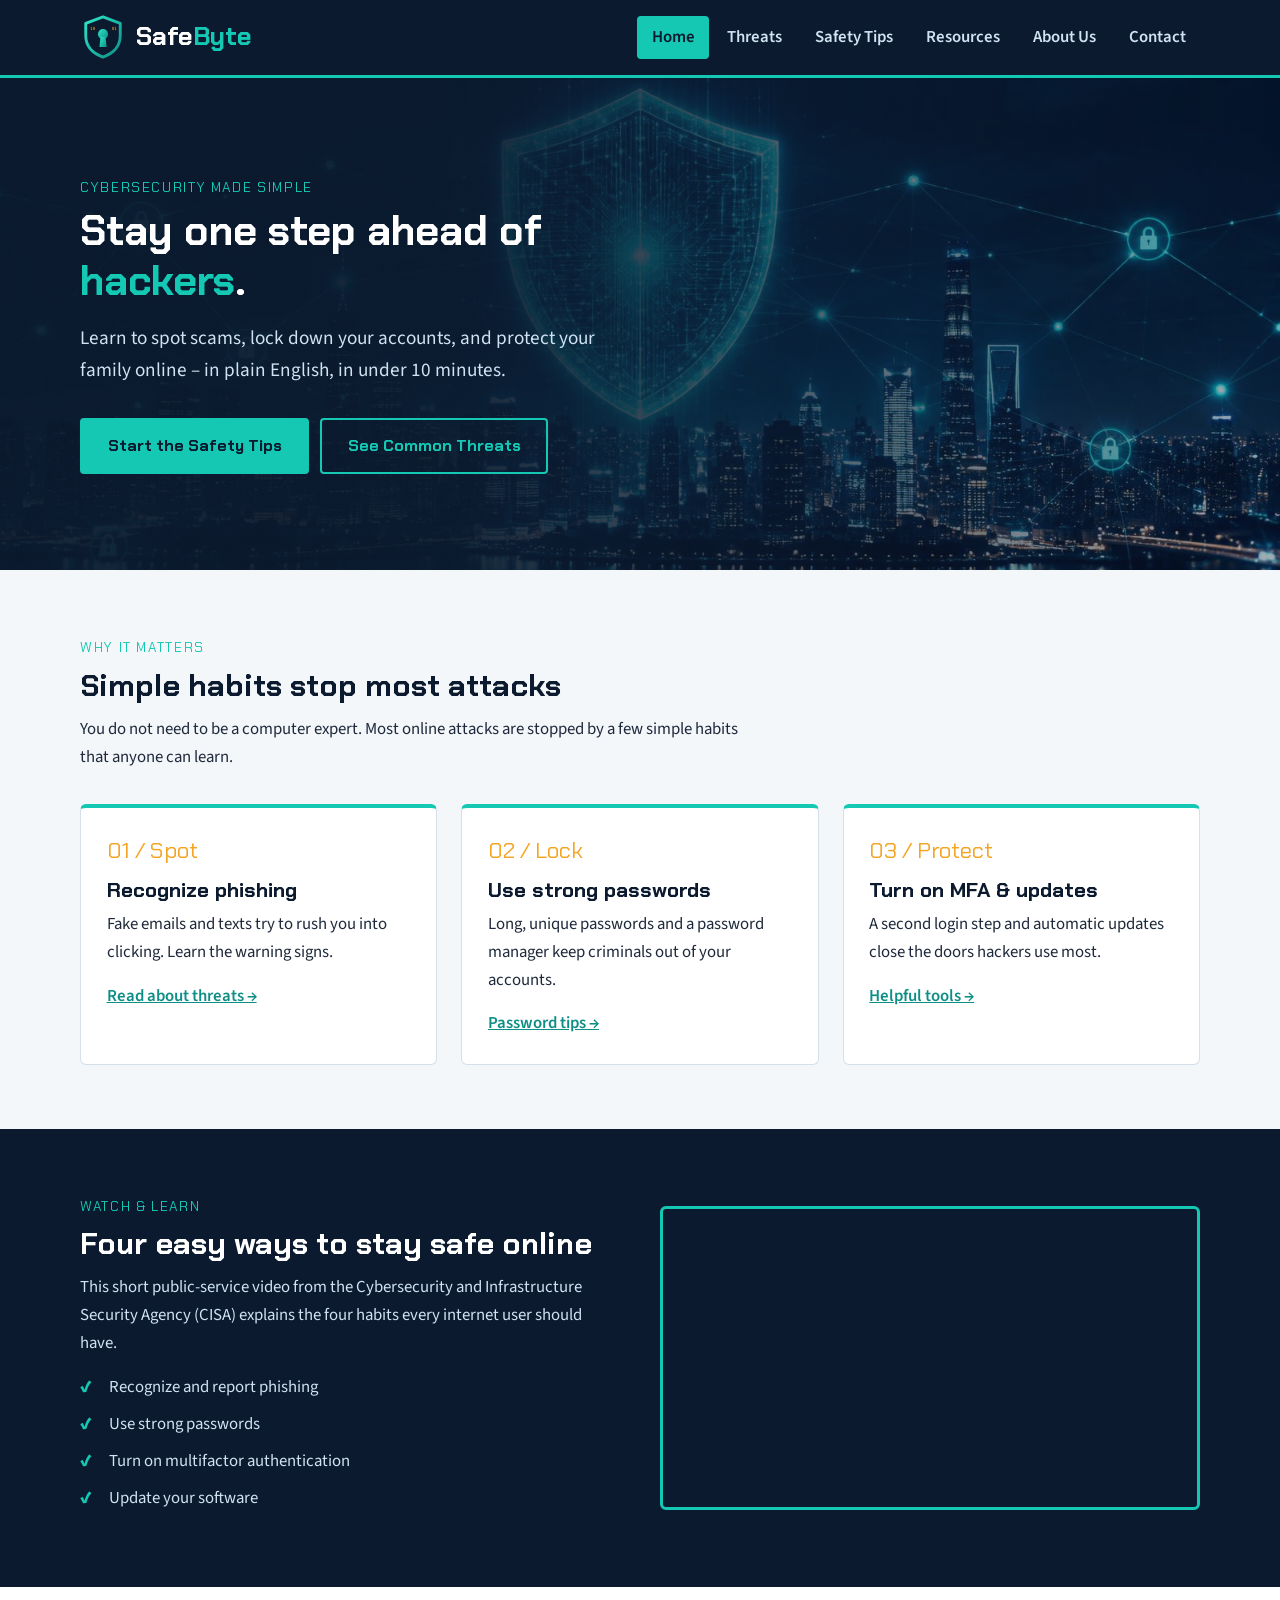
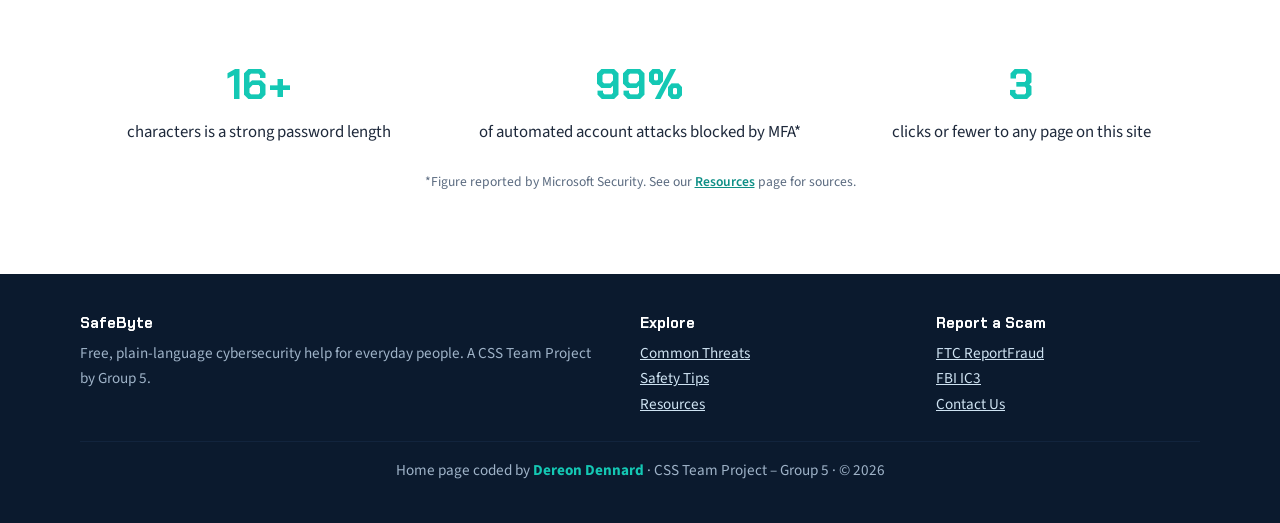
<file: index.html>
<!DOCTYPE html>
<html lang="en">
<head>
  <meta charset="UTF-8">
  <meta name="viewport" content="width=device-width, initial-scale=1.0">
  <meta name="description" content="SafeByte teaches everyday people how to spot scams, protect passwords, and stay safe online.">
  <meta name="author" content="CSS Team Project - Group 5">
  <title>Home | SafeByte Cybersecurity</title>
  <link rel="icon" href="images/favicon.svg" type="image/svg+xml">
  <link rel="preconnect" href="https://fonts.googleapis.com">
  <link rel="preconnect" href="https://fonts.gstatic.com" crossorigin>
  <link href="https://fonts.googleapis.com/css2?family=Chakra+Petch:wght@500;700&amp;family=Source+Sans+3:wght@400;600;700&amp;display=swap" rel="stylesheet">
  <!-- ALL formatting comes from this one external style sheet -->
  <link rel="stylesheet" href="css/styles.css">
</head>
<body>
  <header>
    <div class="wrapper">
      <a class="brand" href="index.html"><img src="images/logo.svg" alt="SafeByte shield logo" width="46" height="46"><span class="brand-name">Safe<span>Byte</span></span></a>
      <nav aria-label="Main navigation">
      <ul>
        <li><a href="index.html" class="current" aria-current="page">Home</a></li>
        <li><a href="threats.html">Threats</a></li>
        <li><a href="tips.html">Safety Tips</a></li>
        <li><a href="resources.html">Resources</a></li>
        <li><a href="about.html">About Us</a></li>
        <li><a href="contact.html">Contact</a></li>
      </ul>
      </nav>
    </div>
  </header>
  <main>

    <section class="hero">
      <div class="wrapper">
        <span class="tag">Cybersecurity made simple</span>
        <h1>Stay one step ahead of <em>hackers</em>.</h1>
        <p>Learn to spot scams, lock down your accounts, and protect your family online &ndash; in plain English, in under 10 minutes.</p>
        <a class="btn" href="tips.html">Start the Safety Tips</a>
        <a class="btn btn-outline" href="threats.html">See Common Threats</a>
      </div>
    </section>

    <section>
      <div class="wrapper">
        <div class="intro">
          <span class="tag">Why it matters</span>
          <h2>Simple habits stop most attacks</h2>
          <p>You do not need to be a computer expert. Most online attacks are stopped by a few simple habits that anyone can learn.</p>
        </div>
        <div class="three-col">
          <article class="card">
            <p class="icon">01 / Spot</p>
            <h3>Recognize phishing</h3>
            <p>Fake emails and texts try to rush you into clicking. Learn the warning signs.</p>
            <a href="threats.html">Read about threats &rarr;</a>
          </article>
          <article class="card">
            <p class="icon">02 / Lock</p>
            <h3>Use strong passwords</h3>
            <p>Long, unique passwords and a password manager keep criminals out of your accounts.</p>
            <a href="tips.html">Password tips &rarr;</a>
          </article>
          <article class="card">
            <p class="icon">03 / Protect</p>
            <h3>Turn on MFA &amp; updates</h3>
            <p>A second login step and automatic updates close the doors hackers use most.</p>
            <a href="resources.html">Helpful tools &rarr;</a>
          </article>
        </div>
      </div>
    </section>

    <section class="section-dark">
      <div class="wrapper split">
        <div>
          <span class="tag">Watch &amp; learn</span>
          <h2>Four easy ways to stay safe online</h2>
          <p>This short public-service video from the Cybersecurity and Infrastructure Security Agency (CISA) explains the four habits every internet user should have.</p>
          <ul class="check-list">
            <li>Recognize and report phishing</li>
            <li>Use strong passwords</li>
            <li>Turn on multifactor authentication</li>
            <li>Update your software</li>
          </ul>
        </div>
        <div class="video-box">
          <iframe src="https://www.youtube-nocookie.com/embed/fgd-osFId00" title="CISA: Four Easy Ways to Stay Safe Online" allow="accelerometer; encrypted-media; gyroscope; picture-in-picture" allowfullscreen loading="lazy"></iframe>
        </div>
      </div>
    </section>

    <section class="section-alt">
      <div class="wrapper">
        <div class="stats">
          <div class="stat"><strong>16+</strong>characters is a strong password length</div>
          <div class="stat"><strong>99%</strong>of automated account attacks blocked by MFA*</div>
          <div class="stat"><strong>3</strong>clicks or fewer to any page on this site</div>
        </div>
        <p class="note">*Figure reported by Microsoft Security. See our <a href="resources.html">Resources</a> page for sources.</p>
      </div>
    </section>
  </main>
  <footer>
    <div class="wrapper">
      <div class="footer-grid">
        <div>
          <h4>SafeByte</h4>
          <p>Free, plain-language cybersecurity help for everyday people. A CSS Team Project by Group 5.</p>
        </div>
        <div>
          <h4>Explore</h4>
          <ul>
            <li><a href="threats.html">Common Threats</a></li>
            <li><a href="tips.html">Safety Tips</a></li>
            <li><a href="resources.html">Resources</a></li>
          </ul>
        </div>
        <div>
          <h4>Report a Scam</h4>
          <ul>
            <li><a href="https://reportfraud.ftc.gov/" target="_blank" rel="noopener">FTC ReportFraud</a></li>
            <li><a href="https://www.ic3.gov/" target="_blank" rel="noopener">FBI IC3</a></li>
            <li><a href="contact.html">Contact Us</a></li>
          </ul>
        </div>
      </div>
      <p class="credit">Home page coded by <strong>Dereon Dennard</strong> &middot; CSS Team Project &ndash; Group 5 &middot; &copy; 2026</p>
    </div>
  </footer>
</body>
</html>
</file>
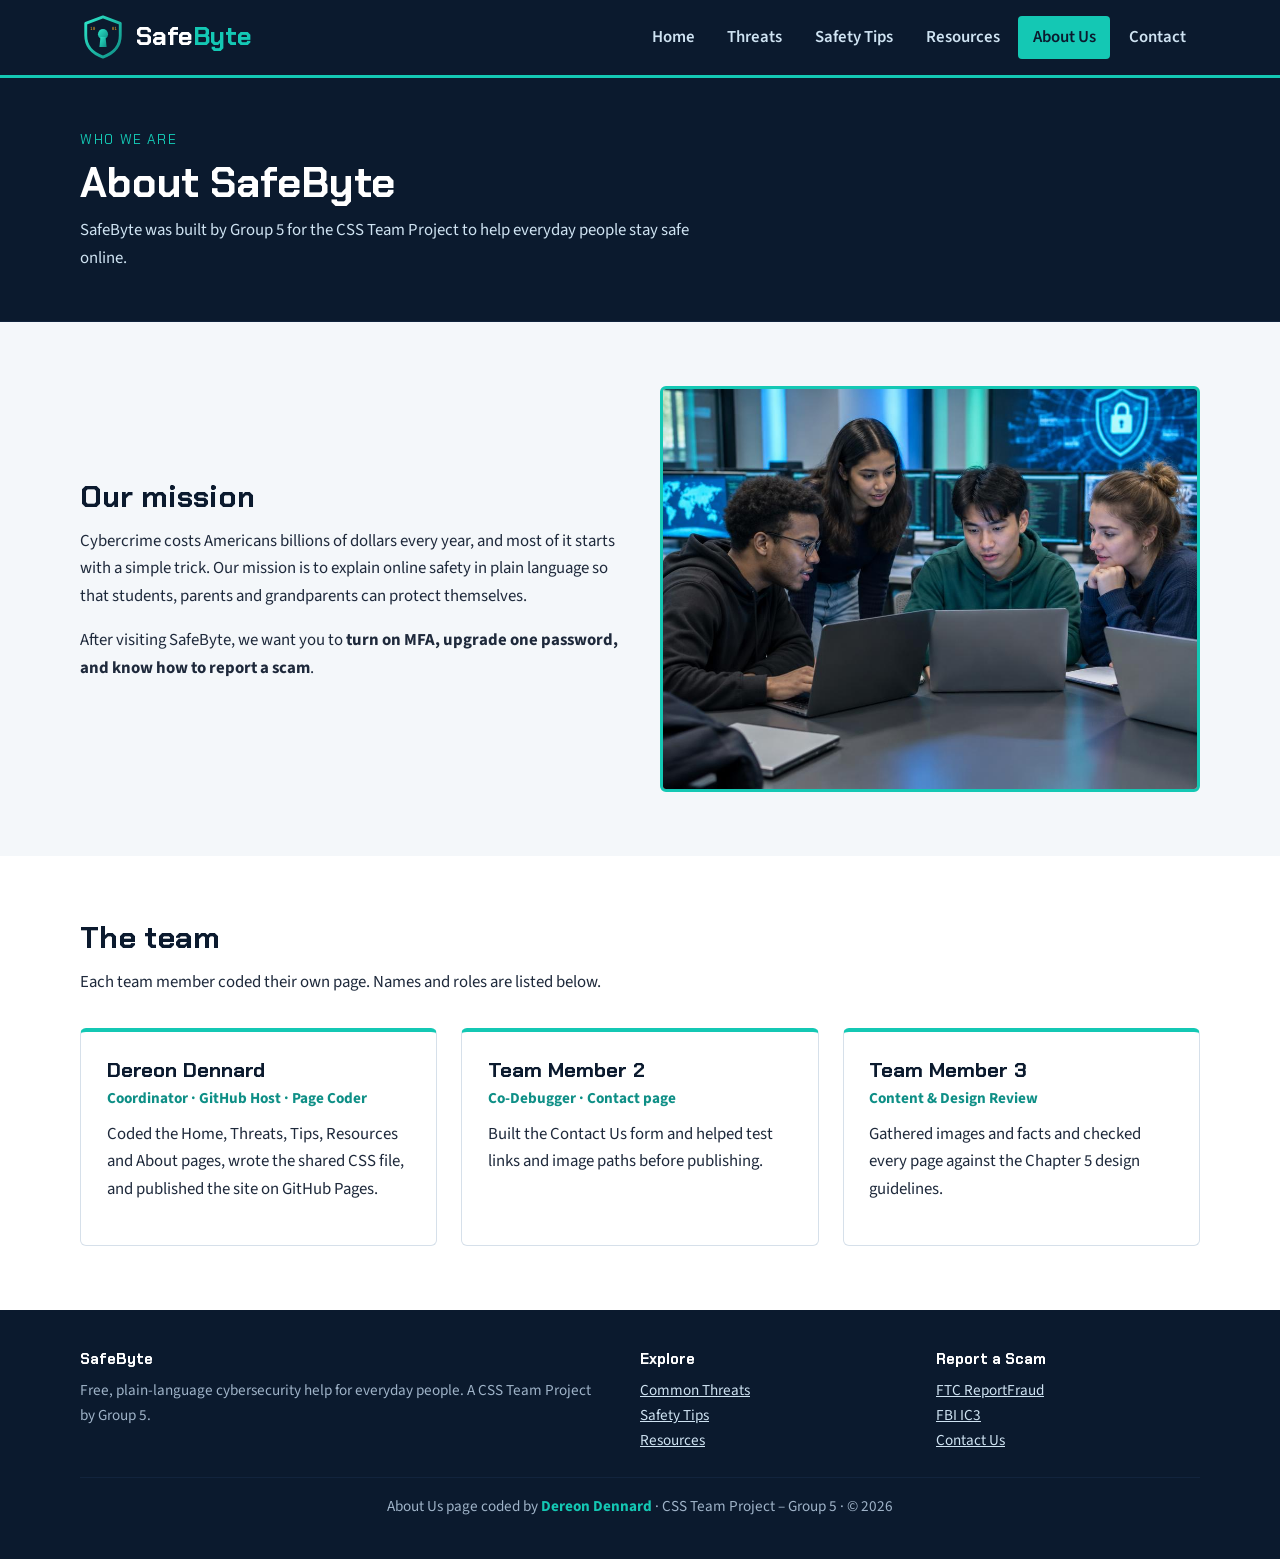
<file: about.html>
<!DOCTYPE html>
<html lang="en">
<head>
  <meta charset="UTF-8">
  <meta name="viewport" content="width=device-width, initial-scale=1.0">
  <meta name="description" content="Meet CSS Team Project Group 5, the team behind the SafeByte cybersecurity awareness website.">
  <meta name="author" content="CSS Team Project - Group 5">
  <title>About Us | SafeByte Cybersecurity</title>
  <link rel="icon" href="images/favicon.svg" type="image/svg+xml">
  <link rel="preconnect" href="https://fonts.googleapis.com">
  <link rel="preconnect" href="https://fonts.gstatic.com" crossorigin>
  <link href="https://fonts.googleapis.com/css2?family=Chakra+Petch:wght@500;700&amp;family=Source+Sans+3:wght@400;600;700&amp;display=swap" rel="stylesheet">
  <!-- ALL formatting comes from this one external style sheet -->
  <link rel="stylesheet" href="css/styles.css">
</head>
<body>
  <header>
    <div class="wrapper">
      <a class="brand" href="index.html"><img src="images/logo.svg" alt="SafeByte shield logo" width="46" height="46"><span class="brand-name">Safe<span>Byte</span></span></a>
      <nav aria-label="Main navigation">
      <ul>
        <li><a href="index.html">Home</a></li>
        <li><a href="threats.html">Threats</a></li>
        <li><a href="tips.html">Safety Tips</a></li>
        <li><a href="resources.html">Resources</a></li>
        <li><a href="about.html" class="current" aria-current="page">About Us</a></li>
        <li><a href="contact.html">Contact</a></li>
      </ul>
      </nav>
    </div>
  </header>
  <main>

    <section class="page-banner">
      <div class="wrapper">
        <span class="tag">Who we are</span>
        <h1>About SafeByte</h1>
        <p>SafeByte was built by Group 5 for the CSS Team Project to help everyday people stay safe online.</p>
      </div>
    </section>

    <section>
      <div class="wrapper split">
        <article>
          <h2>Our mission</h2>
          <p>Cybercrime costs Americans billions of dollars every year, and most of it starts with a simple trick. Our mission is to explain online safety in plain language so that students, parents and grandparents can protect themselves.</p>
          <p>After visiting SafeByte, we want you to <strong>turn on MFA, upgrade one password, and know how to report a scam</strong>.</p>
        </article>
        <div class="figure-frame">
          <img src="images/team.jpg" alt="Four students working together on laptops in a computer lab" width="1024" height="768" loading="lazy">
        </div>
      </div>
    </section>

    <section class="section-alt">
      <div class="wrapper">
        <h2>The team</h2>
        <p class="intro">Each team member coded their own page. Names and roles are listed below.</p>
        <div class="three-col">
          <article class="card team-member">
            <h3>Dereon Dennard</h3>
            <p class="role">Coordinator &middot; GitHub Host &middot; Page Coder</p>
            <p>Coded the Home, Threats, Tips, Resources and About pages, wrote the shared CSS file, and published the site on GitHub Pages.</p>
          </article>
          <article class="card team-member">
            <h3>Team Member 2</h3>
            <p class="role">Co-Debugger &middot; Contact page</p>
            <p>Built the Contact Us form and helped test links and image paths before publishing.</p>
          </article>
          <article class="card team-member">
            <h3>Team Member 3</h3>
            <p class="role">Content &amp; Design Review</p>
            <p>Gathered images and facts and checked every page against the Chapter 5 design guidelines.</p>
          </article>
        </div>
      </div>
    </section>
  </main>
  <footer>
    <div class="wrapper">
      <div class="footer-grid">
        <div>
          <h4>SafeByte</h4>
          <p>Free, plain-language cybersecurity help for everyday people. A CSS Team Project by Group 5.</p>
        </div>
        <div>
          <h4>Explore</h4>
          <ul>
            <li><a href="threats.html">Common Threats</a></li>
            <li><a href="tips.html">Safety Tips</a></li>
            <li><a href="resources.html">Resources</a></li>
          </ul>
        </div>
        <div>
          <h4>Report a Scam</h4>
          <ul>
            <li><a href="https://reportfraud.ftc.gov/" target="_blank" rel="noopener">FTC ReportFraud</a></li>
            <li><a href="https://www.ic3.gov/" target="_blank" rel="noopener">FBI IC3</a></li>
            <li><a href="contact.html">Contact Us</a></li>
          </ul>
        </div>
      </div>
      <p class="credit">About Us page coded by <strong>Dereon Dennard</strong> &middot; CSS Team Project &ndash; Group 5 &middot; &copy; 2026</p>
    </div>
  </footer>
</body>
</html>
</file>
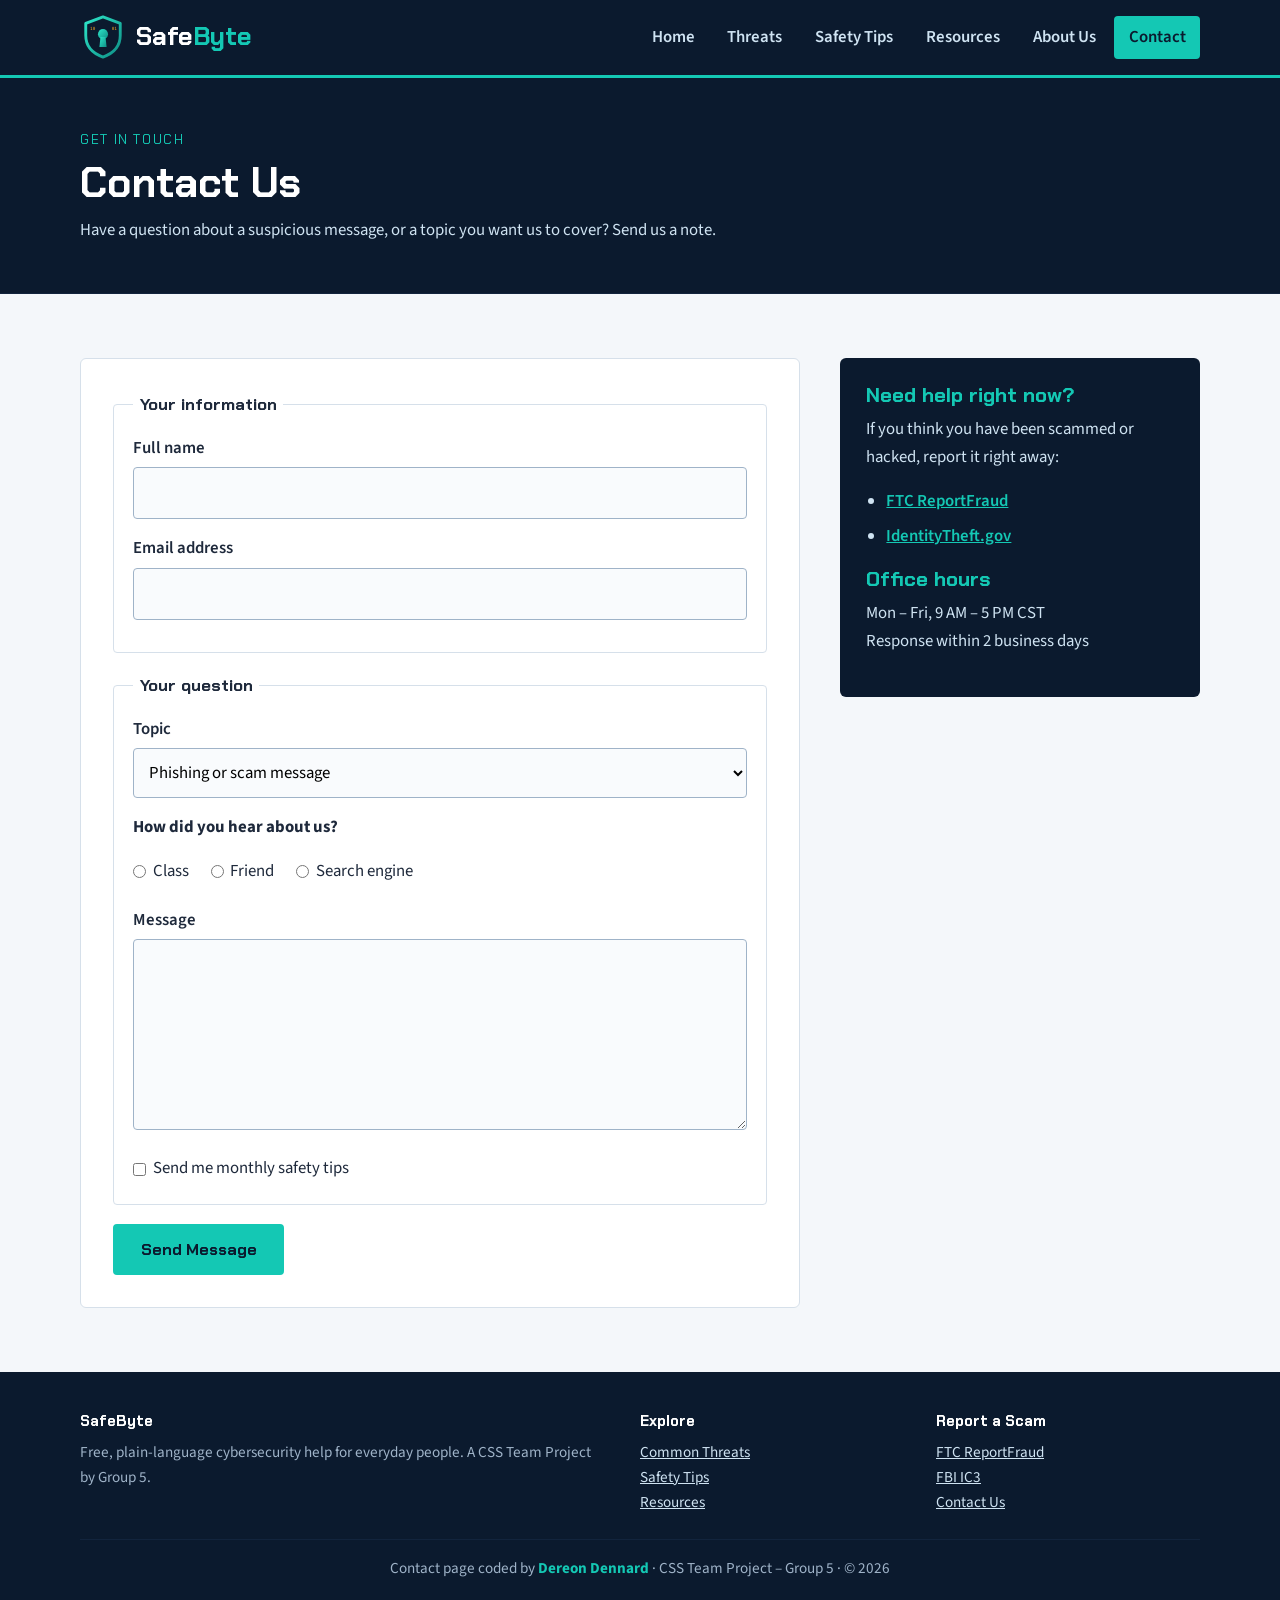
<file: contact.html>
<!DOCTYPE html>
<html lang="en">
<head>
  <meta charset="UTF-8">
  <meta name="viewport" content="width=device-width, initial-scale=1.0">
  <meta name="description" content="Contact the SafeByte team with questions about online safety or to request a cybersecurity topic.">
  <meta name="author" content="CSS Team Project - Group 5">
  <title>Contact | SafeByte Cybersecurity</title>
  <link rel="icon" href="images/favicon.svg" type="image/svg+xml">
  <link rel="preconnect" href="https://fonts.googleapis.com">
  <link rel="preconnect" href="https://fonts.gstatic.com" crossorigin>
  <link href="https://fonts.googleapis.com/css2?family=Chakra+Petch:wght@500;700&amp;family=Source+Sans+3:wght@400;600;700&amp;display=swap" rel="stylesheet">
  <!-- ALL formatting comes from this one external style sheet -->
  <link rel="stylesheet" href="css/styles.css">
</head>
<body>
  <header>
    <div class="wrapper">
      <a class="brand" href="index.html"><img src="images/logo.svg" alt="SafeByte shield logo" width="46" height="46"><span class="brand-name">Safe<span>Byte</span></span></a>
      <nav aria-label="Main navigation">
      <ul>
        <li><a href="index.html">Home</a></li>
        <li><a href="threats.html">Threats</a></li>
        <li><a href="tips.html">Safety Tips</a></li>
        <li><a href="resources.html">Resources</a></li>
        <li><a href="about.html">About Us</a></li>
        <li><a href="contact.html" class="current" aria-current="page">Contact</a></li>
      </ul>
      </nav>
    </div>
  </header>
  <main>

    <section class="page-banner">
      <div class="wrapper">
        <span class="tag">Get in touch</span>
        <h1>Contact Us</h1>
        <p>Have a question about a suspicious message, or a topic you want us to cover? Send us a note.</p>
      </div>
    </section>

    <section>
      <div class="wrapper two-col">
        <form action="#" method="post">
          <fieldset>
            <legend>Your information</legend>
            <label for="name">Full name</label>
            <input type="text" id="name" name="name" required>
            <label for="email">Email address</label>
            <input type="email" id="email" name="email" required>
          </fieldset>
          <fieldset>
            <legend>Your question</legend>
            <label for="topic">Topic</label>
            <select id="topic" name="topic">
              <option>Phishing or scam message</option>
              <option>Passwords and MFA</option>
              <option>Protecting my kids online</option>
              <option>Cybersecurity careers</option>
              <option>Other</option>
            </select>
            <p><strong>How did you hear about us?</strong></p>
            <label class="inline-option"><input type="radio" name="heard" value="class"> Class</label>
            <label class="inline-option"><input type="radio" name="heard" value="friend"> Friend</label>
            <label class="inline-option"><input type="radio" name="heard" value="search"> Search engine</label>
            <label for="message" class="space-top">Message</label>
            <textarea id="message" name="message" rows="6" required></textarea>
            <label class="inline-option"><input type="checkbox" name="newsletter"> Send me monthly safety tips</label>
          </fieldset>
          <button type="submit" class="btn">Send Message</button>
        </form>
        <aside>
          <h3>Need help right now?</h3>
          <p>If you think you have been scammed or hacked, report it right away:</p>
          <ul class="plain">
            <li><a href="https://reportfraud.ftc.gov/" target="_blank" rel="noopener">FTC ReportFraud</a></li>
            <li><a href="https://www.identitytheft.gov/" target="_blank" rel="noopener">IdentityTheft.gov</a></li>
          </ul>
          <h3 class="space-top">Office hours</h3>
          <p>Mon &ndash; Fri, 9 AM &ndash; 5 PM CST<br>Response within 2 business days</p>
        </aside>
      </div>
    </section>
  </main>
  <footer>
    <div class="wrapper">
      <div class="footer-grid">
        <div>
          <h4>SafeByte</h4>
          <p>Free, plain-language cybersecurity help for everyday people. A CSS Team Project by Group 5.</p>
        </div>
        <div>
          <h4>Explore</h4>
          <ul>
            <li><a href="threats.html">Common Threats</a></li>
            <li><a href="tips.html">Safety Tips</a></li>
            <li><a href="resources.html">Resources</a></li>
          </ul>
        </div>
        <div>
          <h4>Report a Scam</h4>
          <ul>
            <li><a href="https://reportfraud.ftc.gov/" target="_blank" rel="noopener">FTC ReportFraud</a></li>
            <li><a href="https://www.ic3.gov/" target="_blank" rel="noopener">FBI IC3</a></li>
            <li><a href="contact.html">Contact Us</a></li>
          </ul>
        </div>
      </div>
      <p class="credit">Contact page coded by <strong>Dereon Dennard</strong> &middot; CSS Team Project &ndash; Group 5 &middot; &copy; 2026</p>
    </div>
  </footer>
</body>
</html>
</file>
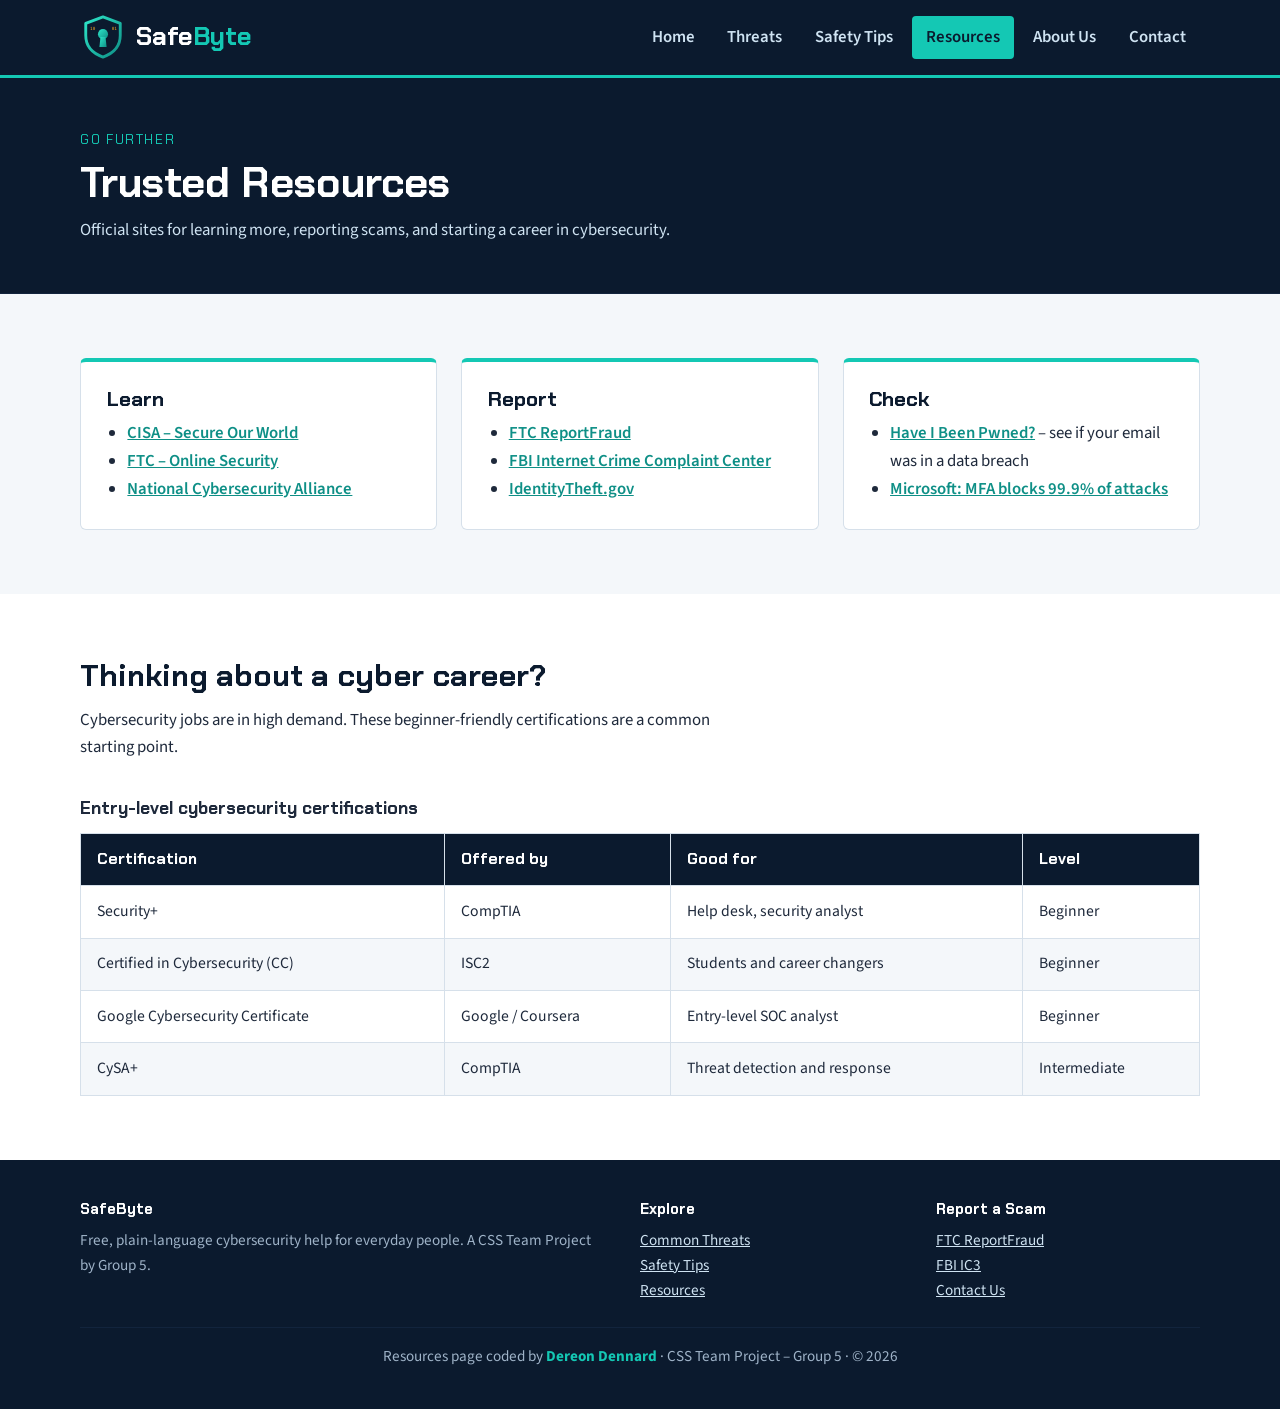
<file: resources.html>
<!DOCTYPE html>
<html lang="en">
<head>
  <meta charset="UTF-8">
  <meta name="viewport" content="width=device-width, initial-scale=1.0">
  <meta name="description" content="Trusted cybersecurity resources, reporting links and beginner certifications for future cyber professionals.">
  <meta name="author" content="CSS Team Project - Group 5">
  <title>Resources | SafeByte Cybersecurity</title>
  <link rel="icon" href="images/favicon.svg" type="image/svg+xml">
  <link rel="preconnect" href="https://fonts.googleapis.com">
  <link rel="preconnect" href="https://fonts.gstatic.com" crossorigin>
  <link href="https://fonts.googleapis.com/css2?family=Chakra+Petch:wght@500;700&amp;family=Source+Sans+3:wght@400;600;700&amp;display=swap" rel="stylesheet">
  <!-- ALL formatting comes from this one external style sheet -->
  <link rel="stylesheet" href="css/styles.css">
</head>
<body>
  <header>
    <div class="wrapper">
      <a class="brand" href="index.html"><img src="images/logo.svg" alt="SafeByte shield logo" width="46" height="46"><span class="brand-name">Safe<span>Byte</span></span></a>
      <nav aria-label="Main navigation">
      <ul>
        <li><a href="index.html">Home</a></li>
        <li><a href="threats.html">Threats</a></li>
        <li><a href="tips.html">Safety Tips</a></li>
        <li><a href="resources.html" class="current" aria-current="page">Resources</a></li>
        <li><a href="about.html">About Us</a></li>
        <li><a href="contact.html">Contact</a></li>
      </ul>
      </nav>
    </div>
  </header>
  <main>

    <section class="page-banner">
      <div class="wrapper">
        <span class="tag">Go further</span>
        <h1>Trusted Resources</h1>
        <p>Official sites for learning more, reporting scams, and starting a career in cybersecurity.</p>
      </div>
    </section>

    <section>
      <div class="wrapper three-col">
        <article class="card">
          <h3>Learn</h3>
          <ul class="plain">
            <li><a href="https://www.cisa.gov/secure-our-world" target="_blank" rel="noopener">CISA &ndash; Secure Our World</a></li>
            <li><a href="https://consumer.ftc.gov/identity-theft-and-online-security" target="_blank" rel="noopener">FTC &ndash; Online Security</a></li>
            <li><a href="https://staysafeonline.org/" target="_blank" rel="noopener">National Cybersecurity Alliance</a></li>
          </ul>
        </article>
        <article class="card">
          <h3>Report</h3>
          <ul class="plain">
            <li><a href="https://reportfraud.ftc.gov/" target="_blank" rel="noopener">FTC ReportFraud</a></li>
            <li><a href="https://www.ic3.gov/" target="_blank" rel="noopener">FBI Internet Crime Complaint Center</a></li>
            <li><a href="https://www.identitytheft.gov/" target="_blank" rel="noopener">IdentityTheft.gov</a></li>
          </ul>
        </article>
        <article class="card">
          <h3>Check</h3>
          <ul class="plain">
            <li><a href="https://haveibeenpwned.com/" target="_blank" rel="noopener">Have I Been Pwned?</a> &ndash; see if your email was in a data breach</li>
            <li><a href="https://www.microsoft.com/en-us/security/blog/2019/08/20/one-simple-action-you-can-take-to-prevent-99-9-percent-of-account-attacks/" target="_blank" rel="noopener">Microsoft: MFA blocks 99.9% of attacks</a></li>
          </ul>
        </article>
      </div>
    </section>

    <section class="section-alt">
      <div class="wrapper">
        <h2>Thinking about a cyber career?</h2>
        <p class="intro">Cybersecurity jobs are in high demand. These beginner-friendly certifications are a common starting point.</p>
        <table>
          <caption>Entry-level cybersecurity certifications</caption>
          <thead>
            <tr><th scope="col">Certification</th><th scope="col">Offered by</th><th scope="col">Good for</th><th scope="col">Level</th></tr>
          </thead>
          <tbody>
            <tr><td>Security+</td><td>CompTIA</td><td>Help desk, security analyst</td><td>Beginner</td></tr>
            <tr><td>Certified in Cybersecurity (CC)</td><td>ISC2</td><td>Students and career changers</td><td>Beginner</td></tr>
            <tr><td>Google Cybersecurity Certificate</td><td>Google / Coursera</td><td>Entry-level SOC analyst</td><td>Beginner</td></tr>
            <tr><td>CySA+</td><td>CompTIA</td><td>Threat detection and response</td><td>Intermediate</td></tr>
          </tbody>
        </table>
      </div>
    </section>
  </main>
  <footer>
    <div class="wrapper">
      <div class="footer-grid">
        <div>
          <h4>SafeByte</h4>
          <p>Free, plain-language cybersecurity help for everyday people. A CSS Team Project by Group 5.</p>
        </div>
        <div>
          <h4>Explore</h4>
          <ul>
            <li><a href="threats.html">Common Threats</a></li>
            <li><a href="tips.html">Safety Tips</a></li>
            <li><a href="resources.html">Resources</a></li>
          </ul>
        </div>
        <div>
          <h4>Report a Scam</h4>
          <ul>
            <li><a href="https://reportfraud.ftc.gov/" target="_blank" rel="noopener">FTC ReportFraud</a></li>
            <li><a href="https://www.ic3.gov/" target="_blank" rel="noopener">FBI IC3</a></li>
            <li><a href="contact.html">Contact Us</a></li>
          </ul>
        </div>
      </div>
      <p class="credit">Resources page coded by <strong>Dereon Dennard</strong> &middot; CSS Team Project &ndash; Group 5 &middot; &copy; 2026</p>
    </div>
  </footer>
</body>
</html>
</file>
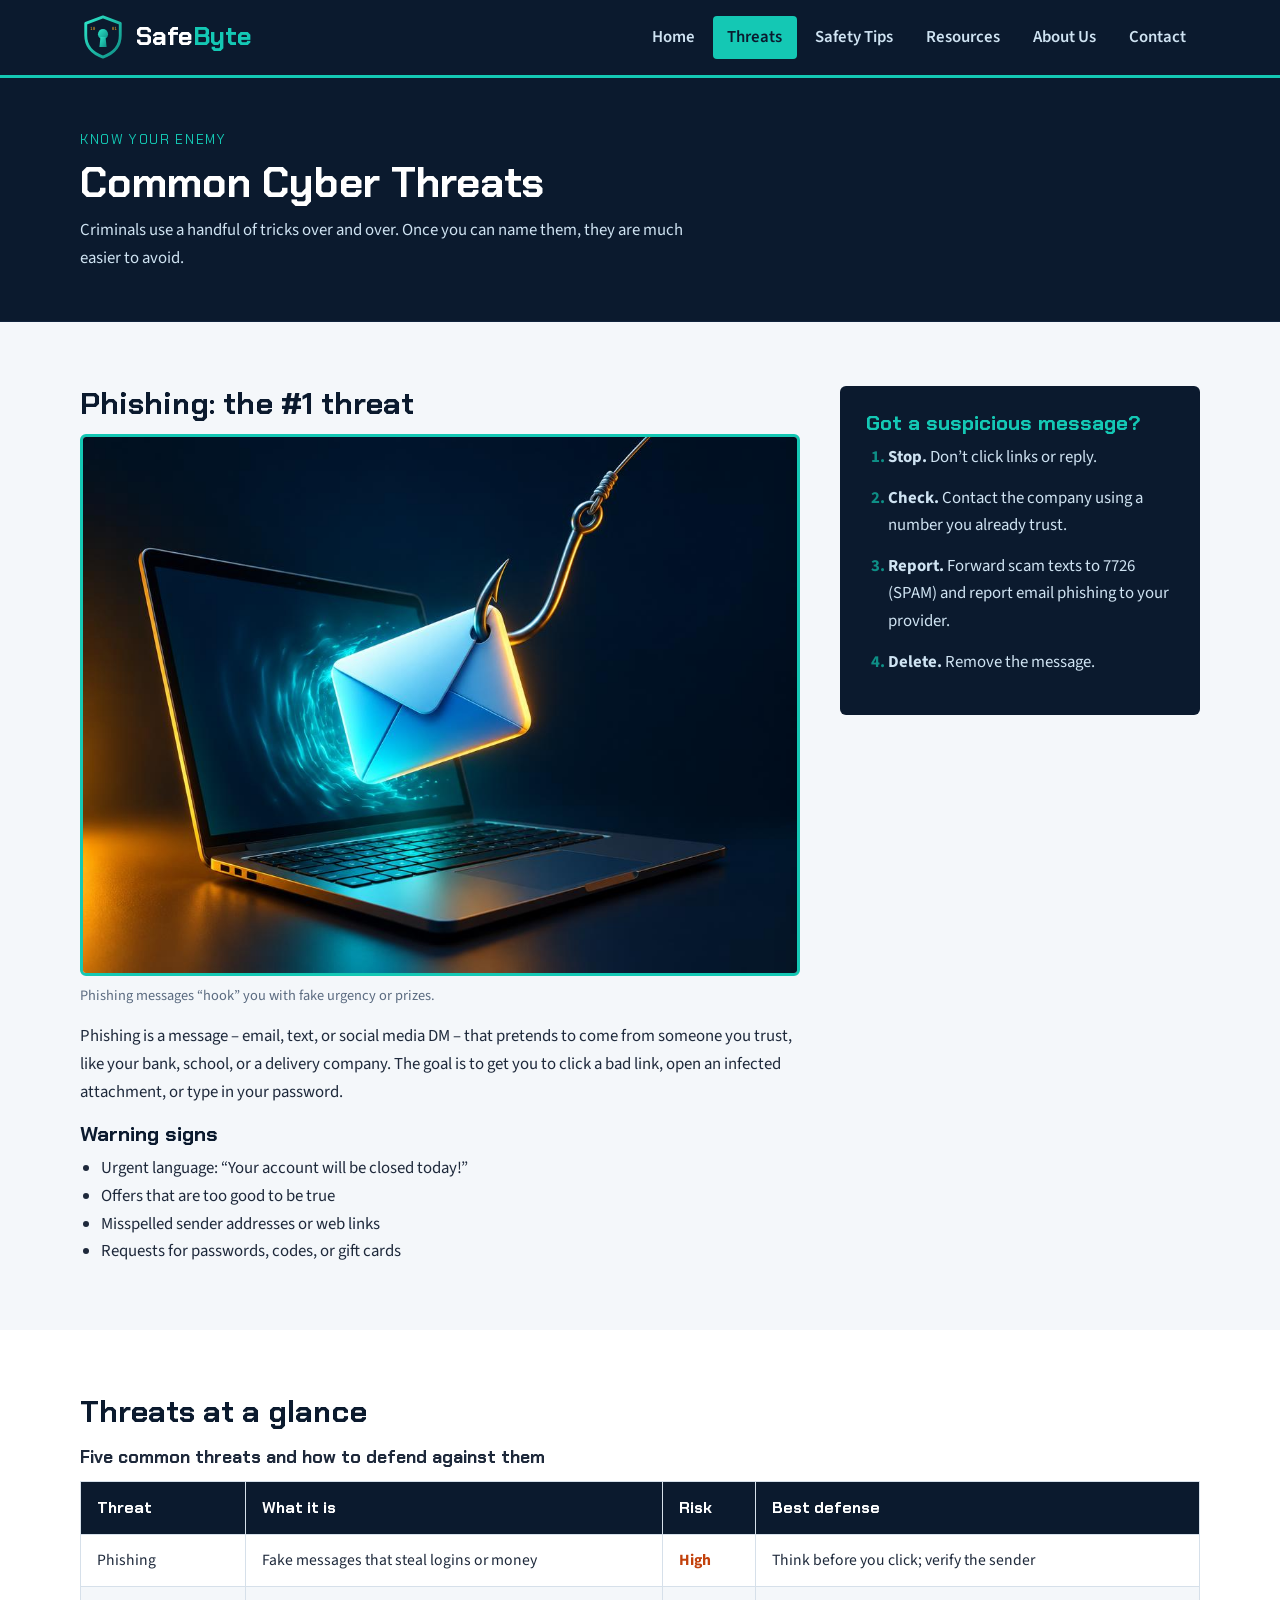
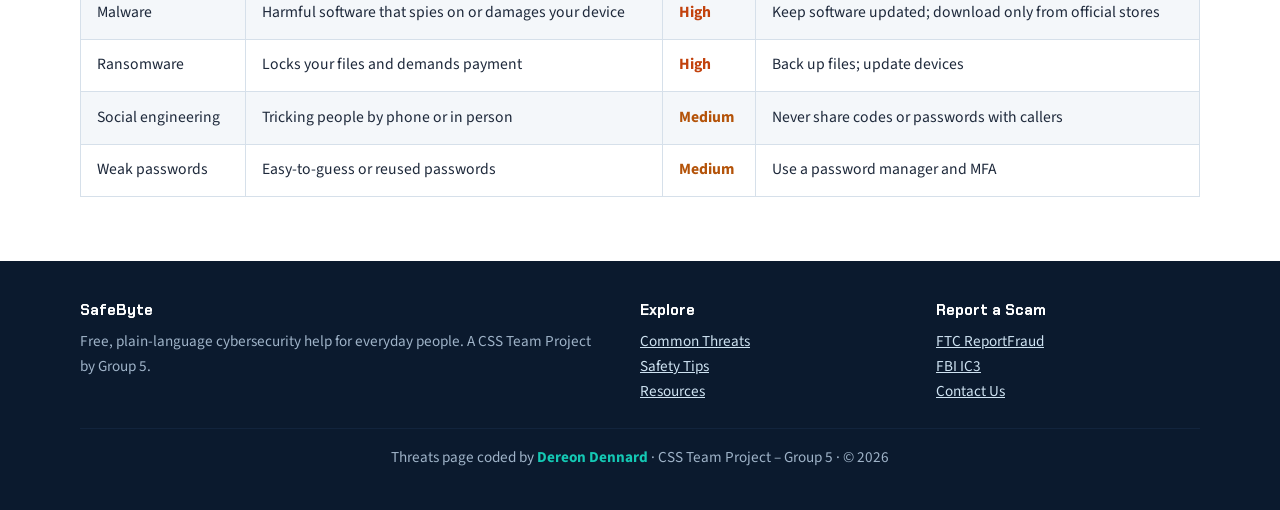
<file: threats.html>
<!DOCTYPE html>
<html lang="en">
<head>
  <meta charset="UTF-8">
  <meta name="viewport" content="width=device-width, initial-scale=1.0">
  <meta name="description" content="Learn the most common cyber threats: phishing, malware, ransomware, social engineering and weak passwords.">
  <meta name="author" content="CSS Team Project - Group 5">
  <title>Threats | SafeByte Cybersecurity</title>
  <link rel="icon" href="images/favicon.svg" type="image/svg+xml">
  <link rel="preconnect" href="https://fonts.googleapis.com">
  <link rel="preconnect" href="https://fonts.gstatic.com" crossorigin>
  <link href="https://fonts.googleapis.com/css2?family=Chakra+Petch:wght@500;700&amp;family=Source+Sans+3:wght@400;600;700&amp;display=swap" rel="stylesheet">
  <!-- ALL formatting comes from this one external style sheet -->
  <link rel="stylesheet" href="css/styles.css">
</head>
<body>
  <header>
    <div class="wrapper">
      <a class="brand" href="index.html"><img src="images/logo.svg" alt="SafeByte shield logo" width="46" height="46"><span class="brand-name">Safe<span>Byte</span></span></a>
      <nav aria-label="Main navigation">
      <ul>
        <li><a href="index.html">Home</a></li>
        <li><a href="threats.html" class="current" aria-current="page">Threats</a></li>
        <li><a href="tips.html">Safety Tips</a></li>
        <li><a href="resources.html">Resources</a></li>
        <li><a href="about.html">About Us</a></li>
        <li><a href="contact.html">Contact</a></li>
      </ul>
      </nav>
    </div>
  </header>
  <main>

    <section class="page-banner">
      <div class="wrapper">
        <span class="tag">Know your enemy</span>
        <h1>Common Cyber Threats</h1>
        <p>Criminals use a handful of tricks over and over. Once you can name them, they are much easier to avoid.</p>
      </div>
    </section>

    <section>
      <div class="wrapper two-col">
        <article>
          <h2>Phishing: the #1 threat</h2>
          <figure class="figure-frame">
            <img src="images/phishing.jpg" alt="A fishing hook pulling an email out of a laptop screen" width="1024" height="768">
          </figure>
          <figcaption>Phishing messages &ldquo;hook&rdquo; you with fake urgency or prizes.</figcaption>
          <p class="space-top">Phishing is a message &ndash; email, text, or social media DM &ndash; that pretends to come from someone you trust, like your bank, school, or a delivery company. The goal is to get you to click a bad link, open an infected attachment, or type in your password.</p>
          <h3>Warning signs</h3>
          <ul class="plain">
            <li>Urgent language: &ldquo;Your account will be closed today!&rdquo;</li>
            <li>Offers that are too good to be true</li>
            <li>Misspelled sender addresses or web links</li>
            <li>Requests for passwords, codes, or gift cards</li>
          </ul>
        </article>
        <aside>
          <h3>Got a suspicious message?</h3>
          <ol class="steps">
            <li><strong>Stop.</strong> Don&rsquo;t click links or reply.</li>
            <li><strong>Check.</strong> Contact the company using a number you already trust.</li>
            <li><strong>Report.</strong> Forward scam texts to 7726 (SPAM) and report email phishing to your provider.</li>
            <li><strong>Delete.</strong> Remove the message.</li>
          </ol>
        </aside>
      </div>
    </section>

    <section class="section-alt">
      <div class="wrapper">
        <h2>Threats at a glance</h2>
        <table>
          <caption>Five common threats and how to defend against them</caption>
          <thead>
            <tr><th scope="col">Threat</th><th scope="col">What it is</th><th scope="col">Risk</th><th scope="col">Best defense</th></tr>
          </thead>
          <tbody>
            <tr><td>Phishing</td><td>Fake messages that steal logins or money</td><td class="risk-high">High</td><td>Think before you click; verify the sender</td></tr>
            <tr><td>Malware</td><td>Harmful software that spies on or damages your device</td><td class="risk-high">High</td><td>Keep software updated; download only from official stores</td></tr>
            <tr><td>Ransomware</td><td>Locks your files and demands payment</td><td class="risk-high">High</td><td>Back up files; update devices</td></tr>
            <tr><td>Social engineering</td><td>Tricking people by phone or in person</td><td class="risk-med">Medium</td><td>Never share codes or passwords with callers</td></tr>
            <tr><td>Weak passwords</td><td>Easy-to-guess or reused passwords</td><td class="risk-med">Medium</td><td>Use a password manager and MFA</td></tr>
          </tbody>
        </table>
      </div>
    </section>
  </main>
  <footer>
    <div class="wrapper">
      <div class="footer-grid">
        <div>
          <h4>SafeByte</h4>
          <p>Free, plain-language cybersecurity help for everyday people. A CSS Team Project by Group 5.</p>
        </div>
        <div>
          <h4>Explore</h4>
          <ul>
            <li><a href="threats.html">Common Threats</a></li>
            <li><a href="tips.html">Safety Tips</a></li>
            <li><a href="resources.html">Resources</a></li>
          </ul>
        </div>
        <div>
          <h4>Report a Scam</h4>
          <ul>
            <li><a href="https://reportfraud.ftc.gov/" target="_blank" rel="noopener">FTC ReportFraud</a></li>
            <li><a href="https://www.ic3.gov/" target="_blank" rel="noopener">FBI IC3</a></li>
            <li><a href="contact.html">Contact Us</a></li>
          </ul>
        </div>
      </div>
      <p class="credit">Threats page coded by <strong>Dereon Dennard</strong> &middot; CSS Team Project &ndash; Group 5 &middot; &copy; 2026</p>
    </div>
  </footer>
</body>
</html>
</file>
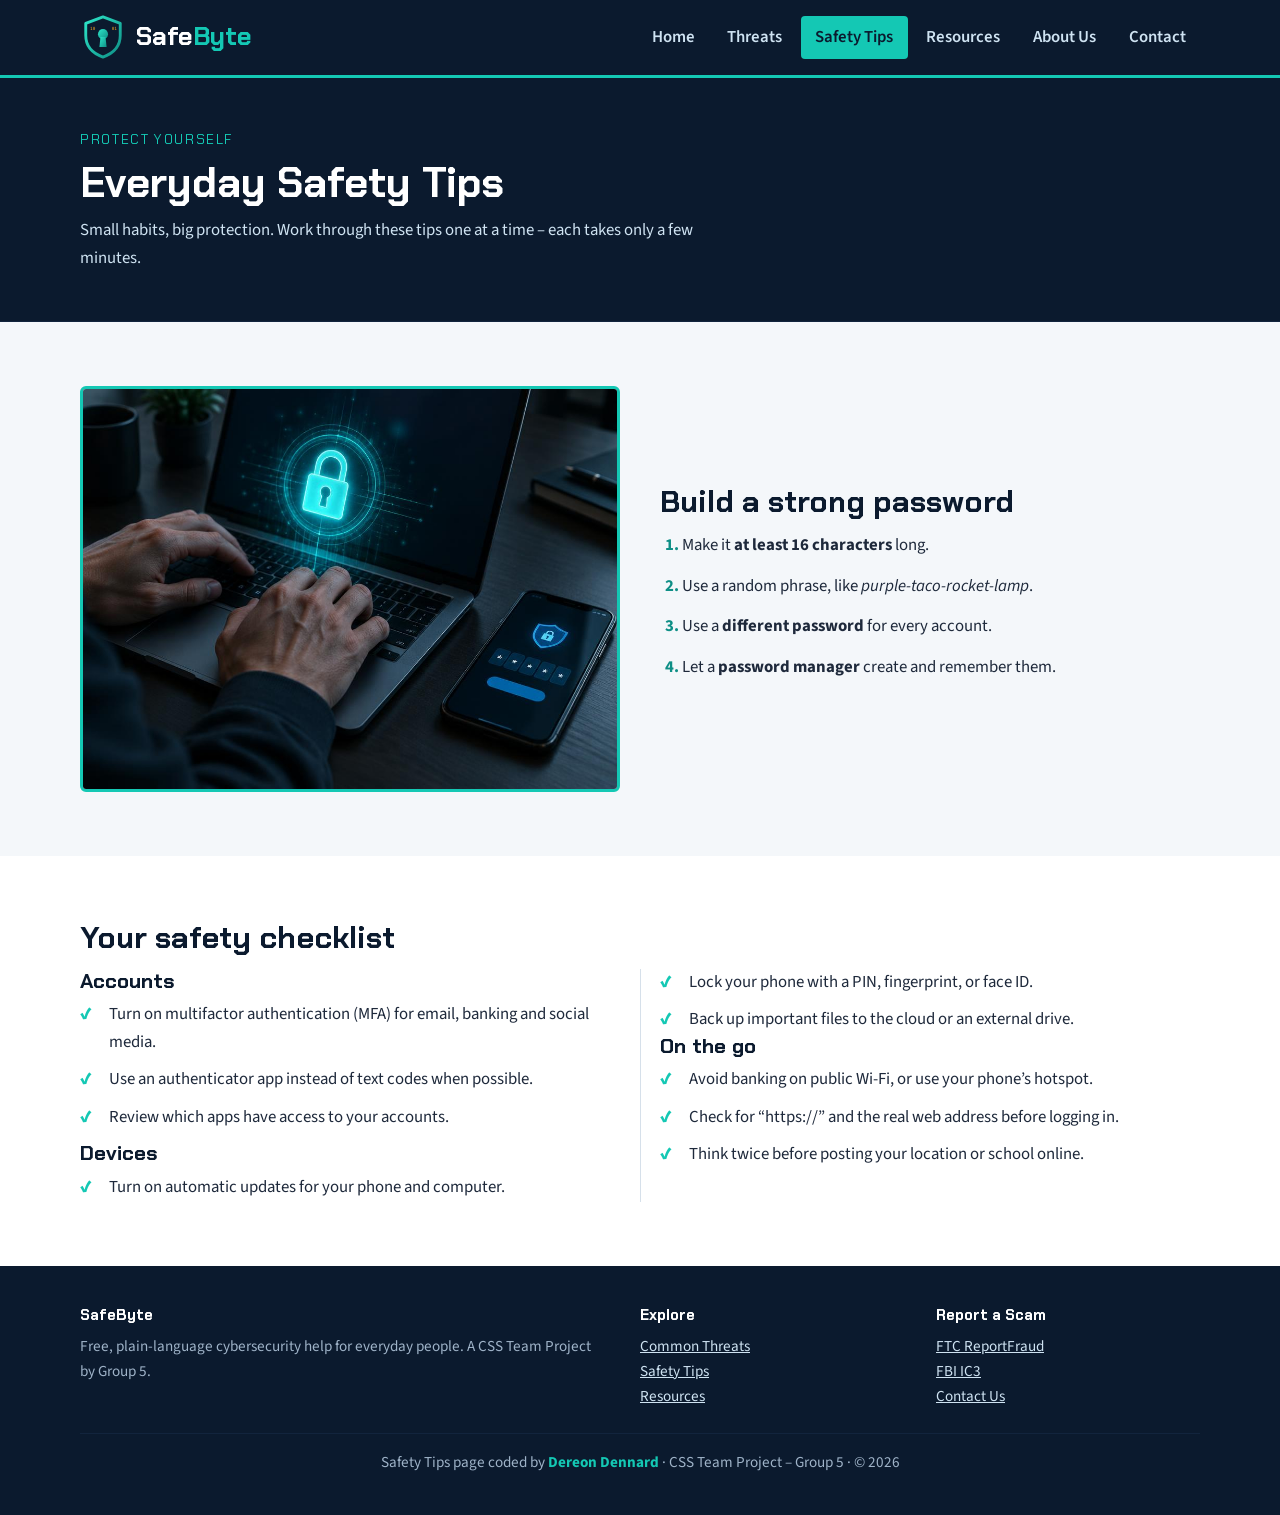
<file: tips.html>
<!DOCTYPE html>
<html lang="en">
<head>
  <meta charset="UTF-8">
  <meta name="viewport" content="width=device-width, initial-scale=1.0">
  <meta name="description" content="Step-by-step cybersecurity tips: strong passwords, multifactor authentication, updates, backups and safe Wi-Fi.">
  <meta name="author" content="CSS Team Project - Group 5">
  <title>Safety Tips | SafeByte Cybersecurity</title>
  <link rel="icon" href="images/favicon.svg" type="image/svg+xml">
  <link rel="preconnect" href="https://fonts.googleapis.com">
  <link rel="preconnect" href="https://fonts.gstatic.com" crossorigin>
  <link href="https://fonts.googleapis.com/css2?family=Chakra+Petch:wght@500;700&amp;family=Source+Sans+3:wght@400;600;700&amp;display=swap" rel="stylesheet">
  <!-- ALL formatting comes from this one external style sheet -->
  <link rel="stylesheet" href="css/styles.css">
</head>
<body>
  <header>
    <div class="wrapper">
      <a class="brand" href="index.html"><img src="images/logo.svg" alt="SafeByte shield logo" width="46" height="46"><span class="brand-name">Safe<span>Byte</span></span></a>
      <nav aria-label="Main navigation">
      <ul>
        <li><a href="index.html">Home</a></li>
        <li><a href="threats.html">Threats</a></li>
        <li><a href="tips.html" class="current" aria-current="page">Safety Tips</a></li>
        <li><a href="resources.html">Resources</a></li>
        <li><a href="about.html">About Us</a></li>
        <li><a href="contact.html">Contact</a></li>
      </ul>
      </nav>
    </div>
  </header>
  <main>

    <section class="page-banner">
      <div class="wrapper">
        <span class="tag">Protect yourself</span>
        <h1>Everyday Safety Tips</h1>
        <p>Small habits, big protection. Work through these tips one at a time &ndash; each takes only a few minutes.</p>
      </div>
    </section>

    <section>
      <div class="wrapper split">
        <div class="figure-frame">
          <img src="images/password-lock.jpg" alt="Hands typing on a laptop with a glowing padlock and a phone showing a login code" width="1024" height="768" loading="lazy">
        </div>
        <article>
          <h2>Build a strong password</h2>
          <ol class="steps">
            <li>Make it <strong>at least 16 characters</strong> long.</li>
            <li>Use a random phrase, like <em>purple-taco-rocket-lamp</em>.</li>
            <li>Use a <strong>different password</strong> for every account.</li>
            <li>Let a <strong>password manager</strong> create and remember them.</li>
          </ol>
        </article>
      </div>
    </section>

    <section class="section-alt">
      <div class="wrapper">
        <h2>Your safety checklist</h2>
        <div class="text-columns">
          <h3>Accounts</h3>
          <ul class="check-list">
            <li>Turn on multifactor authentication (MFA) for email, banking and social media.</li>
            <li>Use an authenticator app instead of text codes when possible.</li>
            <li>Review which apps have access to your accounts.</li>
          </ul>
          <h3>Devices</h3>
          <ul class="check-list">
            <li>Turn on automatic updates for your phone and computer.</li>
            <li>Lock your phone with a PIN, fingerprint, or face ID.</li>
            <li>Back up important files to the cloud or an external drive.</li>
          </ul>
          <h3>On the go</h3>
          <ul class="check-list">
            <li>Avoid banking on public Wi-Fi, or use your phone&rsquo;s hotspot.</li>
            <li>Check for &ldquo;https://&rdquo; and the real web address before logging in.</li>
            <li>Think twice before posting your location or school online.</li>
          </ul>
        </div>
      </div>
    </section>
  </main>
  <footer>
    <div class="wrapper">
      <div class="footer-grid">
        <div>
          <h4>SafeByte</h4>
          <p>Free, plain-language cybersecurity help for everyday people. A CSS Team Project by Group 5.</p>
        </div>
        <div>
          <h4>Explore</h4>
          <ul>
            <li><a href="threats.html">Common Threats</a></li>
            <li><a href="tips.html">Safety Tips</a></li>
            <li><a href="resources.html">Resources</a></li>
          </ul>
        </div>
        <div>
          <h4>Report a Scam</h4>
          <ul>
            <li><a href="https://reportfraud.ftc.gov/" target="_blank" rel="noopener">FTC ReportFraud</a></li>
            <li><a href="https://www.ic3.gov/" target="_blank" rel="noopener">FBI IC3</a></li>
            <li><a href="contact.html">Contact Us</a></li>
          </ul>
        </div>
      </div>
      <p class="credit">Safety Tips page coded by <strong>Dereon Dennard</strong> &middot; CSS Team Project &ndash; Group 5 &middot; &copy; 2026</p>
    </div>
  </footer>
</body>
</html>
</file>
<file: css/styles.css>
/* =========================================================
   SafeByte - CSS Team Project, Group 5
   ONE external style sheet linked by every page.
   Agreed color scheme:
     Navy (background/header)  #0B1A2E
     Deep navy (cards on dark) #12243D
     Teal (primary accent)     #14C8B4
     Amber (warnings/CTA)      #F5A524
     Cloud (page background)   #F4F7FA
     Slate (body text)         #1E293B
   Agreed fonts:
     Headings: "Chakra Petch", sans-serif
     Body:     "Source Sans 3", Arial, sans-serif
   ========================================================= */

/* ---------- 1. Reset & base ---------- */
* { box-sizing: border-box; margin: 0; padding: 0; }

body {
  font-family: "Source Sans 3", Arial, Helvetica, sans-serif;
  font-size: 1.05rem;
  line-height: 1.65;
  color: #1E293B;
  background-color: #F4F7FA;
}

img { max-width: 100%; height: auto; display: block; }

h1, h2, h3, h4 {
  font-family: "Chakra Petch", Arial, sans-serif;
  line-height: 1.2;
  color: #0B1A2E;
}
h1 { font-size: 2.6rem; }
h2 { font-size: 1.9rem; margin-bottom: 0.75rem; }
h3 { font-size: 1.3rem; margin-bottom: 0.5rem; }
p  { margin-bottom: 1rem; }

a { color: #0E8F86; font-weight: 600; }
a:hover, a:focus { color: #F5A524; }

/* Centers content and limits line length */
.wrapper { width: 90%; max-width: 1120px; margin: 0 auto; }

/* ---------- 2. Header & navigation (across the top) ---------- */
header {
  background-color: #0B1A2E;
  border-bottom: 3px solid #14C8B4;
}
header .wrapper {
  display: flex;
  align-items: center;
  justify-content: space-between;
  flex-wrap: wrap;
  gap: 1rem;
  padding: 0.9rem 0;
}
.brand {
  display: flex;
  align-items: center;
  gap: 0.6rem;
  text-decoration: none;
  color: #FFFFFF;
  font-family: "Chakra Petch", sans-serif;
  font-size: 1.6rem;
  font-weight: 700;
}
.brand img { width: 46px; height: 46px; }
.brand-name span { color: #14C8B4; }
.brand:hover { color: #FFFFFF; }

nav ul { list-style: none; display: flex; flex-wrap: wrap; gap: 0.25rem; }
nav a {
  display: block;
  padding: 0.5rem 0.9rem;
  color: #CFE3F2;
  text-decoration: none;
  border-radius: 4px;
  font-weight: 600;
}
nav a:hover, nav a:focus { background-color: #12243D; color: #14C8B4; }
nav a.current { background-color: #14C8B4; color: #0B1A2E; }

/* ---------- 3. Hero / page banners ---------- */
.hero {
  background: linear-gradient(90deg, rgba(11,26,46,0.95) 35%, rgba(11,26,46,0.35)),
              url("../images/hero-shield.jpg") center / cover no-repeat;
  color: #FFFFFF;
  padding: 6rem 0;
}
.hero h1 { color: #FFFFFF; max-width: 620px; }
.hero h1 em { color: #14C8B4; font-style: normal; }
.hero p { max-width: 560px; font-size: 1.2rem; color: #CFE3F2; margin: 1rem 0 2rem; }

.page-banner {
  background-color: #0B1A2E;
  color: #CFE3F2;
  padding: 3rem 0;
  border-bottom: 1px solid #12243D;
}
.page-banner h1 { color: #FFFFFF; }
.page-banner p { max-width: 640px; margin: 0.5rem 0 0; }
.tag {
  display: inline-block;
  font-family: "Chakra Petch", sans-serif;
  font-size: 0.85rem;
  letter-spacing: 0.12em;
  text-transform: uppercase;
  color: #14C8B4;
  margin-bottom: 0.5rem;
}

/* ---------- 4. Buttons ---------- */
.btn {
  display: inline-block;
  padding: 0.8rem 1.6rem;
  border-radius: 4px;
  font-family: "Chakra Petch", sans-serif;
  font-weight: 700;
  text-decoration: none;
  border: 2px solid #14C8B4;
  background-color: #14C8B4;
  color: #0B1A2E;
  cursor: pointer;
  font-size: 1rem;
}
.btn:hover, .btn:focus { background-color: #F5A524; border-color: #F5A524; color: #0B1A2E; }
.btn-outline { background-color: transparent; color: #14C8B4; margin-left: 0.5rem; }

/* ---------- 5. Sections & multi-column layouts ---------- */
section { padding: 4rem 0; }
.section-alt { background-color: #FFFFFF; }
.section-dark { background-color: #0B1A2E; color: #CFE3F2; }
.section-dark h2, .section-dark h3 { color: #FFFFFF; }
.intro { max-width: 680px; margin-bottom: 2rem; }

/* Three equal columns (home page cards) */
.three-col { display: grid; grid-template-columns: repeat(3, 1fr); gap: 1.5rem; }
/* Two columns: main article + sidebar */
.two-col { display: grid; grid-template-columns: 2fr 1fr; gap: 2.5rem; align-items: start; }
/* Two equal columns */
.split { display: grid; grid-template-columns: 1fr 1fr; gap: 2.5rem; align-items: center; }
/* Newspaper-style text columns (CSS columns) */
.text-columns { column-count: 2; column-gap: 2.5rem; column-rule: 1px solid #D6E0EA; }

/* ---------- 6. Cards / articles ---------- */
.card {
  background-color: #FFFFFF;
  border: 1px solid #D6E0EA;
  border-top: 4px solid #14C8B4;
  border-radius: 6px;
  padding: 1.6rem;
}
.section-dark .card { background-color: #12243D; border-color: #1F3A5C; border-top-color: #14C8B4; }
.card .icon {
  font-family: "Chakra Petch", sans-serif;
  font-size: 1.4rem;
  color: #F5A524;
  margin-bottom: 0.5rem;
}
.figure-frame { border-radius: 6px; overflow: hidden; border: 3px solid #14C8B4; }
figcaption { font-size: 0.9rem; color: #5B6B80; margin-top: 0.5rem; }

aside {
  background-color: #0B1A2E;
  color: #CFE3F2;
  border-radius: 6px;
  padding: 1.6rem;
}
aside h3 { color: #14C8B4; }
aside li { margin-bottom: 0.5rem; }

/* ---------- 7. Lists ---------- */
.check-list { list-style: none; }
.check-list li { padding-left: 1.8rem; position: relative; margin-bottom: 0.6rem; }
.check-list li::before { content: "\2714"; position: absolute; left: 0; color: #14C8B4; font-weight: 700; }
ol.steps { padding-left: 1.4rem; }
ol.steps li { margin-bottom: 0.8rem; }
ol.steps li::marker { color: #0E8F86; font-weight: 700; }
ul.plain { padding-left: 1.3rem; }

/* ---------- 8. Stats strip ---------- */
.stats { display: grid; grid-template-columns: repeat(3, 1fr); gap: 1.5rem; text-align: center; }
.stat strong {
  display: block;
  font-family: "Chakra Petch", sans-serif;
  font-size: 2.6rem;
  color: #14C8B4;
}

/* ---------- 9. Tables ---------- */
table {
  width: 100%;
  border-collapse: collapse;
  background-color: #FFFFFF;
  font-size: 0.98rem;
}
caption {
  text-align: left;
  font-family: "Chakra Petch", sans-serif;
  font-weight: 700;
  font-size: 1.1rem;
  padding-bottom: 0.6rem;
}
th, td { padding: 0.8rem 1rem; border: 1px solid #D6E0EA; text-align: left; vertical-align: top; }
thead th { background-color: #0B1A2E; color: #FFFFFF; font-family: "Chakra Petch", sans-serif; }
tbody tr:nth-child(even) { background-color: #F4F7FA; }
.risk-high { color: #C2410C; font-weight: 700; }
.risk-med  { color: #B45309; font-weight: 700; }

/* ---------- 10. Video ---------- */
.video-box { position: relative; width: 100%; aspect-ratio: 16 / 9; border-radius: 6px; overflow: hidden; border: 3px solid #14C8B4; }
.video-box iframe { position: absolute; inset: 0; width: 100%; height: 100%; border: 0; }

/* ---------- 11. Forms ---------- */
form { background-color: #FFFFFF; border: 1px solid #D6E0EA; border-radius: 6px; padding: 2rem; }
fieldset { border: 1px solid #D6E0EA; border-radius: 4px; padding: 1rem 1.2rem; margin-bottom: 1.2rem; }
legend { font-family: "Chakra Petch", sans-serif; font-weight: 700; padding: 0 0.4rem; }
label { display: block; font-weight: 600; margin-bottom: 0.3rem; }
input[type="text"], input[type="email"], select, textarea {
  width: 100%;
  padding: 0.7rem;
  border: 1px solid #9FB3C8;
  border-radius: 4px;
  font: inherit;
  margin-bottom: 1rem;
  background-color: #F9FBFD;
}
input:focus, select:focus, textarea:focus { outline: 3px solid #14C8B4; border-color: #14C8B4; }
.inline-option { display: inline-flex; align-items: center; gap: 0.4rem; font-weight: 400; margin-right: 1.2rem; }

/* ---------- 12. Team (About page) ---------- */
.team-member h3 { margin-bottom: 0.2rem; }
.role { color: #0E8F86; font-weight: 700; font-size: 0.95rem; margin-bottom: 0.6rem; }

/* ---------- 13. Footer ---------- */
footer {
  background-color: #0B1A2E;
  color: #9FB3C8;
  padding: 2.5rem 0 1.5rem;
  font-size: 0.95rem;
}
footer .footer-grid { display: grid; grid-template-columns: 2fr 1fr 1fr; gap: 2rem; margin-bottom: 1.5rem; }
footer h4 { color: #FFFFFF; margin-bottom: 0.6rem; }
footer ul { list-style: none; }
footer a { color: #CFE3F2; font-weight: 400; }
footer a:hover { color: #14C8B4; }
.credit { border-top: 1px solid #12243D; padding-top: 1rem; text-align: center; }
.credit strong { color: #14C8B4; }

/* ---------- 14. Helper classes (no inline styles anywhere) ---------- */
.space-top { margin-top: 1rem; }
.note { margin-top: 1.5rem; font-size: 0.85rem; color: #5B6B80; text-align: center; }
aside a { color: #14C8B4; }

/* ---------- 15. Small screens ---------- */
@media (max-width: 800px) {
  h1 { font-size: 2rem; }
  .three-col, .two-col, .split, .stats, footer .footer-grid { grid-template-columns: 1fr; }
  .text-columns { column-count: 1; }
  .hero { padding: 4rem 0; }
  header .wrapper { justify-content: center; }
  .btn-outline { margin: 0.75rem 0 0; }
}
</file>
